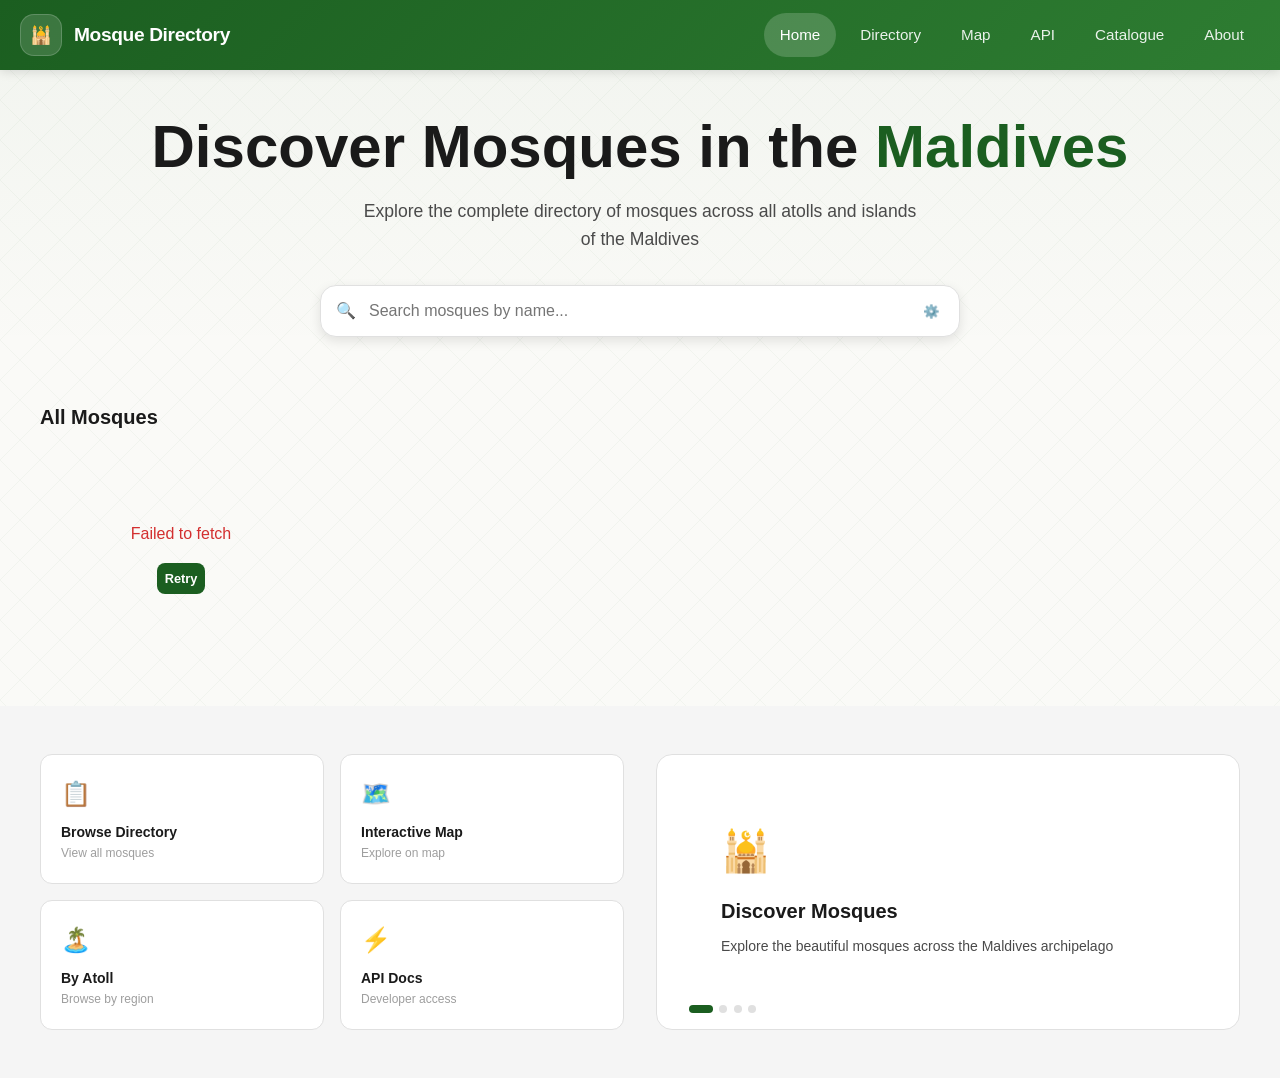
<file: index.html>
<!DOCTYPE html>
<html lang="en">
  <head>
    <meta charset="UTF-8">
    <meta name="viewport" content="width=device-width, initial-scale=1.0">
    <title>Malé Mosque Directory — Discover Mosques in the Maldives</title>
    <meta
      name="description"
      content="Explore the complete directory of mosques across all atolls and islands of the Maldives."
    >
    <link rel="stylesheet" href="css/styles.css">
  </head>

  <body class="islamic-pattern">
    <!-- Navbar placeholder -->
    <div id="navbar-root"></div>

    <!-- Modal -->
    <div class="modal-overlay" id="modal-overlay">
      <div class="modal-content"></div>
    </div>

    <!-- Hero -->
    <section class="hero">
      <div class="container animate-fade-in-up">
        <h1>Discover Mosques in the <span class="accent">Maldives</span></h1>
        <p>
          Explore the complete directory of mosques across all atolls and
          islands of the Maldives
        </p>

        <!-- Stats -->
        <div class="stats-row" id="stats-row" style="display: none">
          <div class="stat">
            <div class="stat-value" id="stat-mosques">0</div>
            <div class="stat-label">Mosques</div>
          </div>
          <div class="stat">
            <div class="stat-value" id="stat-atolls">0</div>
            <div class="stat-label">Atolls</div>
          </div>
          <div class="stat">
            <div class="stat-value" id="stat-islands">0</div>
            <div class="stat-label">Islands</div>
          </div>
        </div>
        <!-- Search -->
        <div class="search-wrap">
          <span class="search-icon">🔍</span>
          <input
            type="text"
            class="search-input"
            id="hero-search"
            placeholder="Search mosques by name..."
            autocomplete="off"
          >
          <button
            class="filter-toggle"
            id="filter-toggle"
            aria-label="Toggle filters"
          >
            ⚙️
          </button>
        </div>

        <!-- Filters -->
        <div class="filters-panel" id="filters-panel">
          <div class="filters-inner">
            <div class="filters-grid">
              <select class="filter-select" id="filter-atoll">
                <option value="">All Atolls</option>
              </select>
              <select class="filter-select" id="filter-island">
                <option value="">All Islands</option>
              </select>
              <label class="filter-checkbox-label"><input
                  type="checkbox"
                  id="filter-friday"
                > Friday Prayer</label>
              <label class="filter-checkbox-label"><input
                  type="checkbox"
                  id="filter-ladies"
                > Ladies Section</label>
            </div>
          </div>
        </div>
      </div>
    </section>
    <!-- Results -->
    <section class="section">
      <div class="container">
        <div class="section-header">
          <h2 id="results-title">All Mosques</h2>
          <button
            class="clear-btn"
            id="clear-filters"
            style="display: none"
            onclick="clearFilters()"
          >
            Clear filters
          </button>
        </div>
        <div class="cards-grid" id="results-grid"></div>
        <div
          id="view-all-wrap"
          style="text-align: center; margin-top: 2rem; display: none"
        >
          <a
            href="directory.html"
            class="btn btn-primary btn-lg"
            id="view-all-btn"
          >View All Mosques</a>
        </div>
      </div>
    </section>

    <!-- Quick Links + Carousel -->
    <section class="section section-muted">
      <div class="container">
        <div style="display: grid; grid-template-columns: 1fr; gap: 2rem">
          <style>
            @media (min-width: 768px) {
              #home-split {
                grid-template-columns: 1fr 1fr !important;
              }
            }
          </style>
          <div
            id="home-split"
            style="display: grid; grid-template-columns: 1fr; gap: 2rem"
          >
            <div class="quick-grid">
              <a href="directory.html" class="quick-card">
                <div class="icon">📋</div>
                <h3>Browse Directory</h3>
                <p>View all mosques</p>
              </a>
              <a href="map.html" class="quick-card">
                <div class="icon">🗺️</div>
                <h3>Interactive Map</h3>
                <p>Explore on map</p>
              </a>
              <a href="catalogue.html" class="quick-card">
                <div class="icon">🏝️</div>
                <h3>By Atoll</h3>
                <p>Browse by region</p>
              </a>
              <a href="api-docs.html" class="quick-card">
                <div class="icon">⚡</div>
                <h3>API Docs</h3>
                <p>Developer access</p>
              </a>
            </div>

            <div class="carousel-box" id="carousel">
              <div class="carousel-slide active">
                <div class="slide-icon">🕌</div>
                <h3>Discover Mosques</h3>
                <p>
                  Explore the beautiful mosques across the Maldives archipelago
                </p>
              </div>
              <div class="carousel-slide">
                <div class="slide-icon">🤲</div>
                <h3>Prayer Times</h3>
                <p>Find mosques with Friday prayers and ladies' sections</p>
              </div>
              <div class="carousel-slide">
                <div class="slide-icon">🗺️</div>
                <h3>Navigate Easily</h3>
                <p>Get directions to any mosque with our interactive map</p>
              </div>
              <div class="carousel-slide">
                <div class="slide-icon">📖</div>
                <h3>Rich Directory</h3>
                <p>Browse detailed information about each mosque</p>
              </div>
              <div class="carousel-dots" id="carousel-dots"></div>
            </div>
          </div>
        </div>
      </div>
    </section>

    <script src="js/navbar.js"></script>
    <script src="js/app.js"></script>
    <script>
      // Insert navbar
      document.getElementById("navbar-root").innerHTML = getNavbarHTML(
        "index.html",
      );
      initNavbar();

      // Carousel
      (function () {
        var slides = document.querySelectorAll(".carousel-slide");
        var dotsContainer = document.getElementById("carousel-dots");
        var current = 0;
        for (var i = 0; i < slides.length; i++) {
          var dot = document.createElement("button");
          dot.className = "carousel-dot" + (i === 0 ? " active" : "");
          dot.setAttribute("data-index", i);
          dot.addEventListener("click", function () {
            goTo(parseInt(this.getAttribute("data-index")));
          });
          dotsContainer.appendChild(dot);
        }
        function goTo(idx) {
          slides[current].classList.remove("active");
          dotsContainer.children[current].classList.remove("active");
          current = idx;
          slides[current].classList.add("active");
          dotsContainer.children[current].classList.add("active");
        }
        setInterval(function () {
          goTo((current + 1) % slides.length);
        }, 4000);
      })();

      // Data
      var allMosques = [];
      var grid = document.getElementById("results-grid");

      renderSkeletons(grid, 8);

      fetchAllMosques().then(function (mosques) {
        allMosques = mosques;
        var atolls = getAtolls(mosques);
        var islands = getIslands(mosques);

        // Stats
        document.getElementById("stat-mosques").textContent = mosques.length;
        document.getElementById("stat-atolls").textContent = atolls.length;
        document.getElementById("stat-islands").textContent = islands.length;
        document.getElementById("stats-row").style.display = "flex";

        // Populate filters
        populateSelect(
          document.getElementById("filter-atoll"),
          atolls,
          "All Atolls",
        );
        populateSelect(
          document.getElementById("filter-island"),
          islands,
          "All Islands",
        );

        renderResults();
      }).catch(function (err) {
        grid.innerHTML = '<div class="error-state"><p>' + err.message +
          '</p><button class="btn btn-primary" onclick="location.reload()">Retry</button></div>';
      });

      // Filter logic
      var searchInput = document.getElementById("hero-search");
      var filterAtoll = document.getElementById("filter-atoll");
      var filterIsland = document.getElementById("filter-island");
      var filterFriday = document.getElementById("filter-friday");
      var filterLadies = document.getElementById("filter-ladies");

      document.getElementById("filter-toggle").addEventListener(
        "click",
        function () {
          document.getElementById("filters-panel").classList.toggle("open");
        },
      );
      searchInput.addEventListener("focus", function () {
        document.getElementById("filters-panel").classList.add("open");
      });

      var debounceTimer;
      searchInput.addEventListener("input", function () {
        clearTimeout(debounceTimer);
        debounceTimer = setTimeout(renderResults, 300);
      });
      filterAtoll.addEventListener("change", renderResults);
      filterIsland.addEventListener("change", renderResults);
      filterFriday.addEventListener("change", renderResults);
      filterLadies.addEventListener("change", renderResults);

      function getFiltered() {
        var search = searchInput.value.toLowerCase();
        var atoll = filterAtoll.value;
        var island = filterIsland.value;
        var friday = filterFriday.checked;
        var ladies = filterLadies.checked;

        return allMosques.filter(function (m) {
          if (search && m.name.toLowerCase().indexOf(search) === -1) {
            return false;
          }
          if (atoll && m.atoll !== atoll) return false;
          if (island && m.island !== island) return false;
          if (friday && !m.friday) return false;
          if (ladies && !m.ladies) return false;
          return true;
        });
      }

      function hasActiveFilters() {
        return searchInput.value || filterAtoll.value || filterIsland.value ||
          filterFriday.checked || filterLadies.checked;
      }

      function renderResults() {
        var filtered = getFiltered();
        var hasFilters = hasActiveFilters();

        document.getElementById("results-title").textContent = hasFilters
          ? filtered.length + " Results"
          : "All Mosques";
        document.getElementById("clear-filters").style.display = hasFilters
          ? ""
          : "none";

        grid.innerHTML = "";
        if (filtered.length === 0) {
          grid.innerHTML =
            '<div class="empty-state" style="grid-column:1/-1">No mosques found matching your criteria.</div>';
          document.getElementById("view-all-wrap").style.display = "none";
          return;
        }

        var show = filtered.slice(0, 20);
        show.forEach(function (m) {
          grid.appendChild(renderMosqueCard(m));
        });

        if (filtered.length > 20) {
          document.getElementById("view-all-wrap").style.display = "";
          document.getElementById("view-all-btn").textContent = "View All " +
            filtered.length + " Mosques";
        } else {
          document.getElementById("view-all-wrap").style.display = "none";
        }
      }

      function clearFilters() {
        searchInput.value = "";
        filterAtoll.value = "";
        filterIsland.value = "";
        filterFriday.checked = false;
        filterLadies.checked = false;
        renderResults();
      }
    </script>
  </body>
</html>
</file>
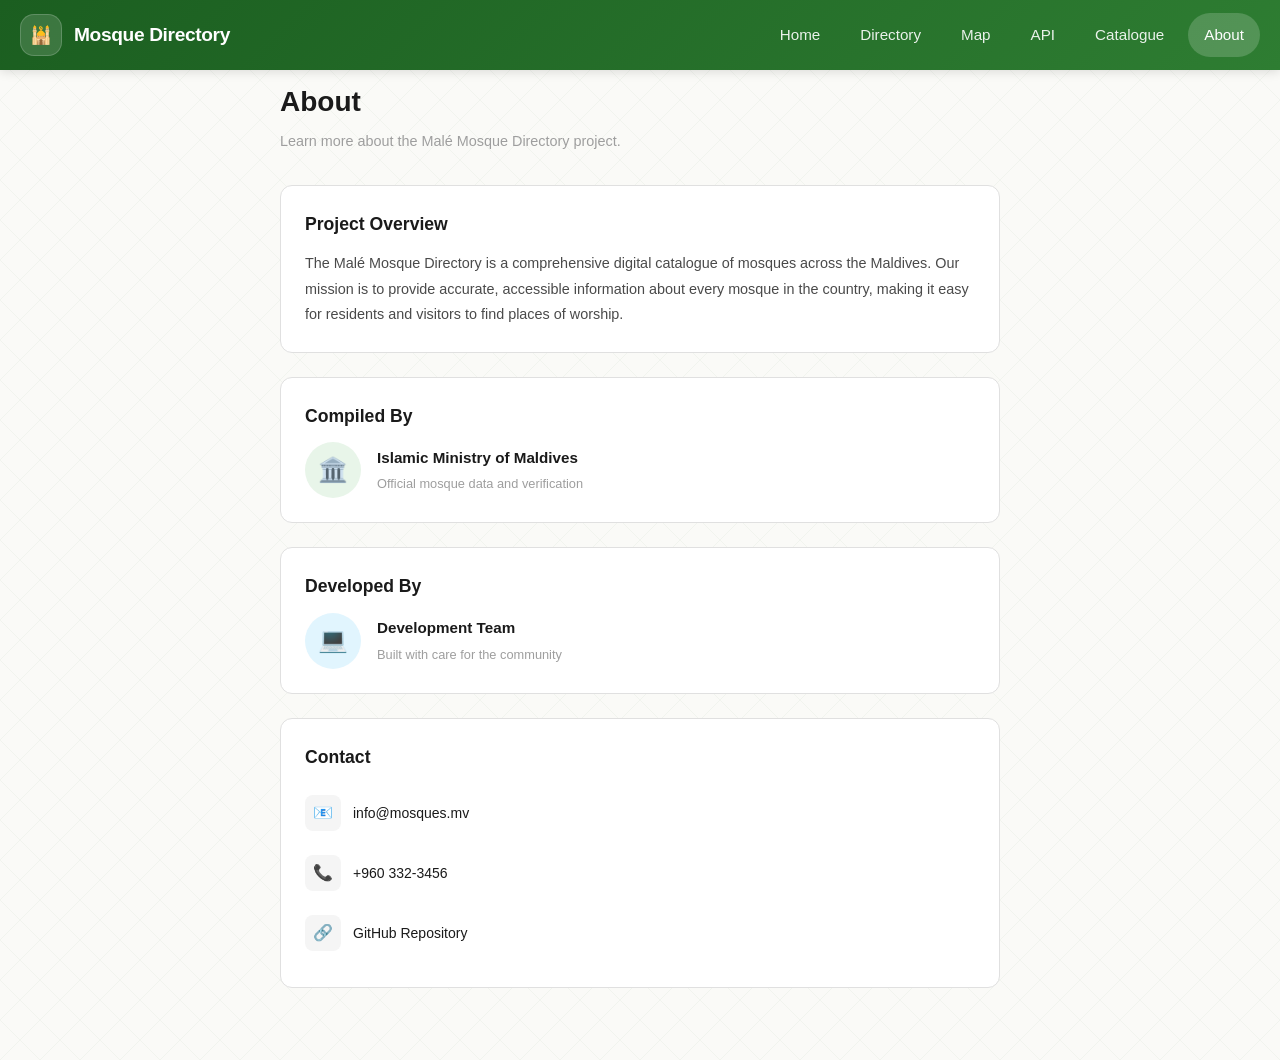
<file: about.html>
<!DOCTYPE html>
<html lang="en">
<head>
  <meta charset="UTF-8">
  <meta name="viewport" content="width=device-width, initial-scale=1.0">
  <title>About — Malé Mosque Directory</title>
  <meta name="description" content="About the Malé Mosque Directory project.">
  <link rel="stylesheet" href="css/styles.css">
</head>
<body class="islamic-pattern">
  <div id="navbar-root"></div>

  <div class="section" style="padding-top:5rem">
    <div class="container" style="max-width:720px">
      <h1 style="font-size:1.75rem; font-weight:700; margin-bottom:.35rem;">About</h1>
      <p style="color:var(--gray-500); font-size:.9rem; margin-bottom:2rem;">Learn more about the Malé Mosque Directory project.</p>

      <div class="about-card">
        <h2>Project Overview</h2>
        <p style="font-size:.9rem; color:var(--gray-700); line-height:1.8;">
          The Malé Mosque Directory is a comprehensive digital catalogue of mosques across the Maldives.
          Our mission is to provide accurate, accessible information about every mosque in the country,
          making it easy for residents and visitors to find places of worship.
        </p>
      </div>

      <div class="about-card">
        <h2>Compiled By</h2>
        <div class="about-person">
          <div class="about-avatar about-avatar-green">🏛️</div>
          <div>
            <h3>Islamic Ministry of Maldives</h3>
            <p>Official mosque data and verification</p>
          </div>
        </div>
      </div>

      <div class="about-card">
        <h2>Developed By</h2>
        <div class="about-person">
          <div class="about-avatar about-avatar-blue">💻</div>
          <div>
            <h3>Development Team</h3>
            <p>Built with care for the community</p>
          </div>
        </div>
      </div>

      <div class="about-card">
        <h2>Contact</h2>
        <a href="mailto:info@mosques.mv" class="contact-link">
          <span class="contact-icon">📧</span> info@mosques.mv
        </a>
        <a href="tel:+9603323456" class="contact-link">
          <span class="contact-icon">📞</span> +960 332-3456
        </a>
        <a href="https://github.com" target="_blank" rel="noopener noreferrer" class="contact-link">
          <span class="contact-icon">🔗</span> GitHub Repository
        </a>
      </div>
    </div>
  </div>

  <script src="js/navbar.js"></script>
  <script src="js/app.js"></script>
  <script>
    document.getElementById("navbar-root").innerHTML = getNavbarHTML("about.html");
    initNavbar();
  </script>
</body>
</html>
</file>
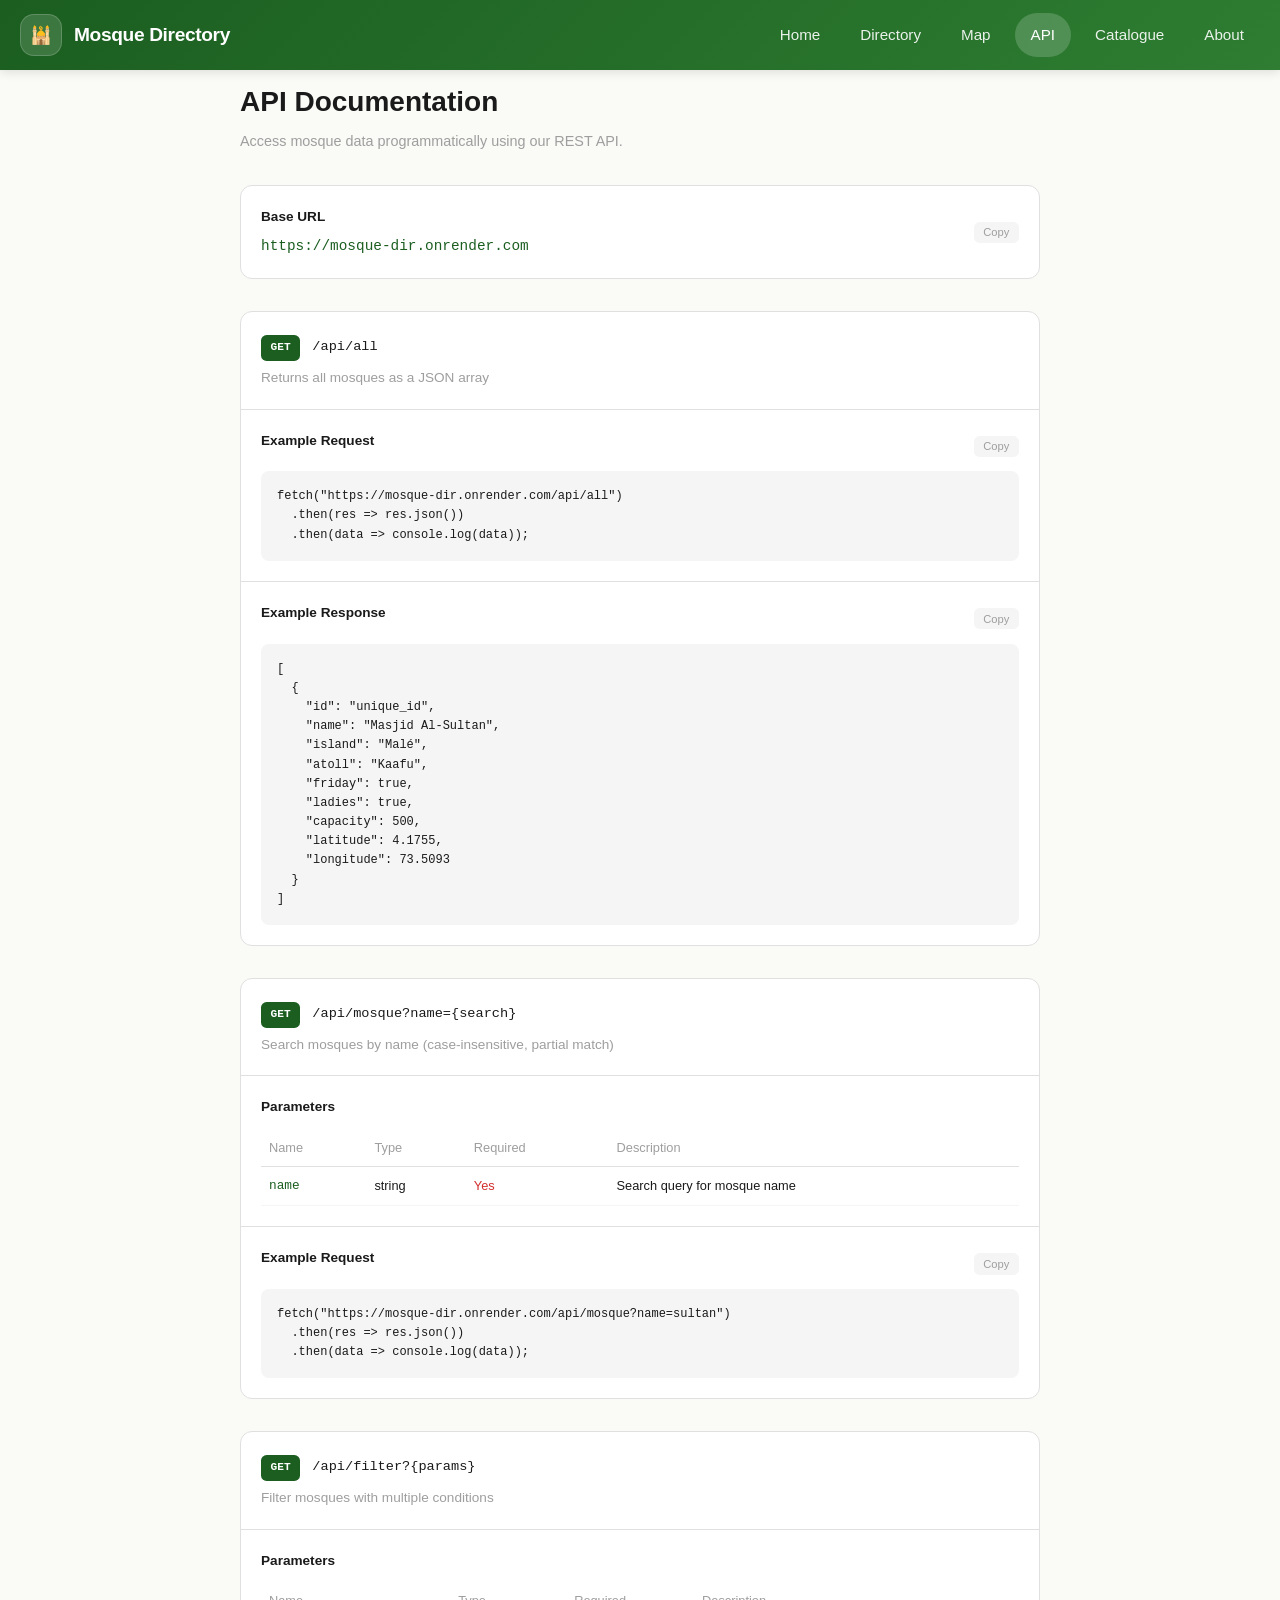
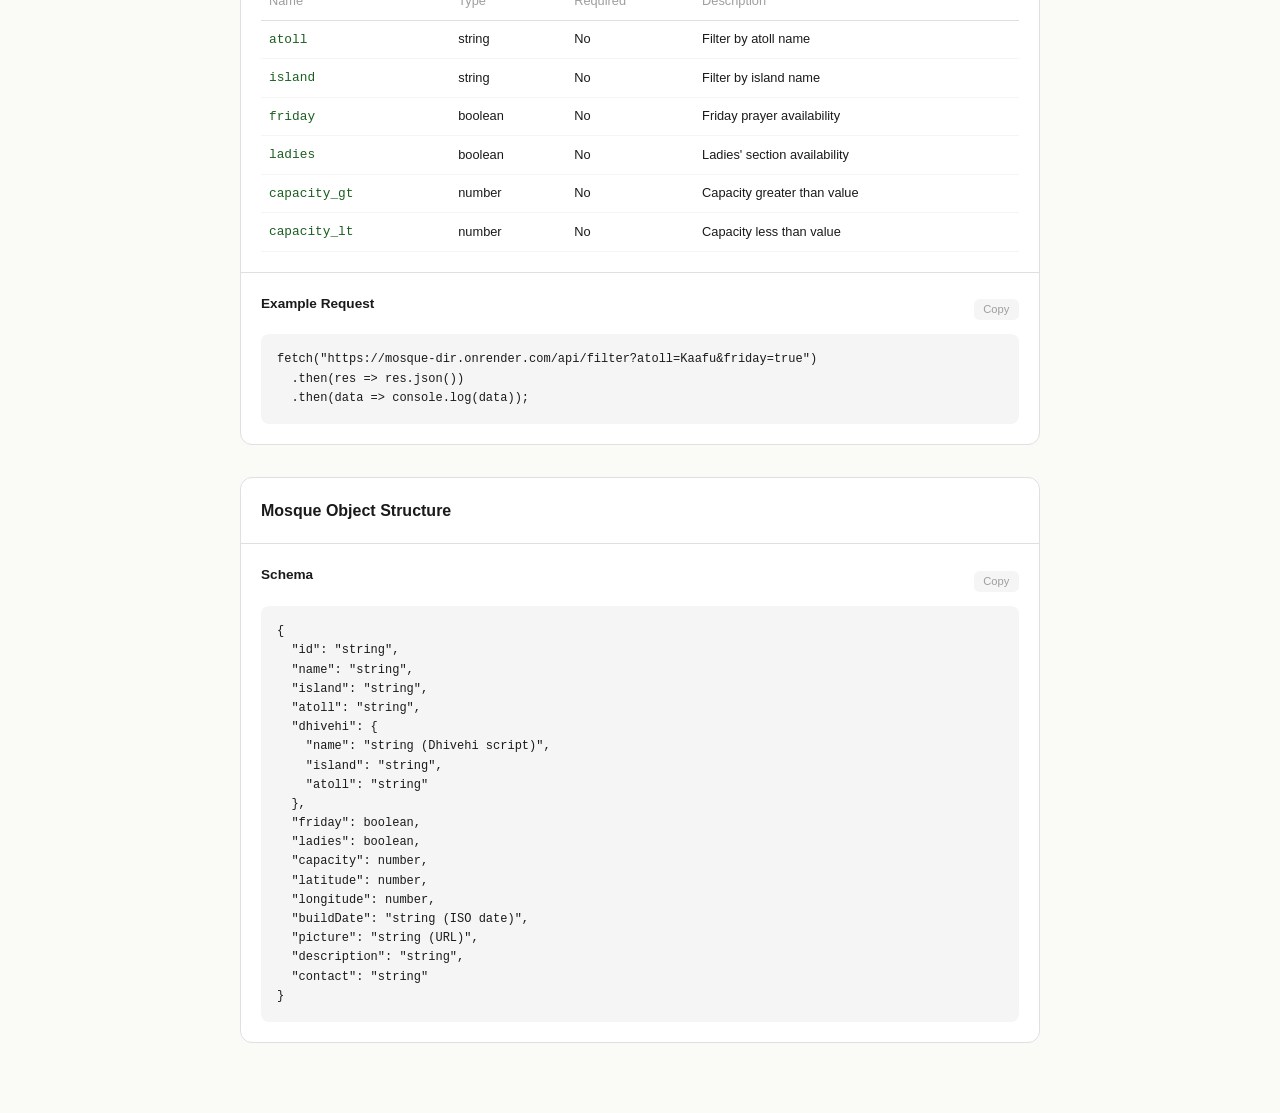
<file: api-docs.html>
<!DOCTYPE html>
<html lang="en">
<head>
  <meta charset="UTF-8">
  <meta name="viewport" content="width=device-width, initial-scale=1.0">
  <title>API Documentation — Malé Mosque Directory</title>
  <meta name="description" content="REST API documentation for the Malé Mosque Directory.">
  <link rel="stylesheet" href="css/styles.css">
</head>
<body>
  <div id="navbar-root"></div>

  <div class="section" style="padding-top:5rem">
    <div class="container" style="max-width:800px">
      <h1 style="font-size:1.75rem; font-weight:700; margin-bottom:.35rem;">API Documentation</h1>
      <p style="color:var(--gray-500); font-size:.9rem; margin-bottom:2rem;">Access mosque data programmatically using our REST API.</p>

      <!-- Base URL -->
      <div class="api-base api-section">
        <div>
          <h2 style="font-size:.85rem; font-weight:600; margin-bottom:.25rem;">Base URL</h2>
          <code id="base-url">https://mosque-dir.onrender.com</code>
        </div>
        <button class="copy-btn" onclick="copyText(document.getElementById('base-url').textContent)">Copy</button>
      </div>

      <!-- GET /api/all -->
      <div class="api-endpoint api-section">
        <div class="api-endpoint-header">
          <div><span class="api-method">GET</span><code>/api/all</code></div>
          <p>Returns all mosques as a JSON array</p>
        </div>
        <div class="api-code">
          <div class="api-code-header"><h3>Example Request</h3><button class="copy-btn" onclick="copyText(this.closest('.api-code').querySelector('pre').textContent)">Copy</button></div>
          <pre class="api-pre">fetch("https://mosque-dir.onrender.com/api/all")
  .then(res => res.json())
  .then(data => console.log(data));</pre>
        </div>
        <div class="api-code">
          <div class="api-code-header"><h3>Example Response</h3><button class="copy-btn" onclick="copyText(this.closest('.api-code').querySelector('pre').textContent)">Copy</button></div>
          <pre class="api-pre">[
  {
    "id": "unique_id",
    "name": "Masjid Al-Sultan",
    "island": "Malé",
    "atoll": "Kaafu",
    "friday": true,
    "ladies": true,
    "capacity": 500,
    "latitude": 4.1755,
    "longitude": 73.5093
  }
]</pre>
        </div>
      </div>

      <!-- GET /api/mosque -->
      <div class="api-endpoint api-section">
        <div class="api-endpoint-header">
          <div><span class="api-method">GET</span><code>/api/mosque?name={search}</code></div>
          <p>Search mosques by name (case-insensitive, partial match)</p>
        </div>
        <div class="api-params">
          <h3>Parameters</h3>
          <table class="api-table">
            <thead><tr><th>Name</th><th>Type</th><th>Required</th><th>Description</th></tr></thead>
            <tbody><tr><td><code>name</code></td><td>string</td><td style="color:#d32f2f">Yes</td><td>Search query for mosque name</td></tr></tbody>
          </table>
        </div>
        <div class="api-code">
          <div class="api-code-header"><h3>Example Request</h3><button class="copy-btn" onclick="copyText(this.closest('.api-code').querySelector('pre').textContent)">Copy</button></div>
          <pre class="api-pre">fetch("https://mosque-dir.onrender.com/api/mosque?name=sultan")
  .then(res => res.json())
  .then(data => console.log(data));</pre>
        </div>
      </div>

      <!-- GET /api/filter -->
      <div class="api-endpoint api-section">
        <div class="api-endpoint-header">
          <div><span class="api-method">GET</span><code>/api/filter?{params}</code></div>
          <p>Filter mosques with multiple conditions</p>
        </div>
        <div class="api-params">
          <h3>Parameters</h3>
          <table class="api-table">
            <thead><tr><th>Name</th><th>Type</th><th>Required</th><th>Description</th></tr></thead>
            <tbody>
              <tr><td><code>atoll</code></td><td>string</td><td>No</td><td>Filter by atoll name</td></tr>
              <tr><td><code>island</code></td><td>string</td><td>No</td><td>Filter by island name</td></tr>
              <tr><td><code>friday</code></td><td>boolean</td><td>No</td><td>Friday prayer availability</td></tr>
              <tr><td><code>ladies</code></td><td>boolean</td><td>No</td><td>Ladies' section availability</td></tr>
              <tr><td><code>capacity_gt</code></td><td>number</td><td>No</td><td>Capacity greater than value</td></tr>
              <tr><td><code>capacity_lt</code></td><td>number</td><td>No</td><td>Capacity less than value</td></tr>
            </tbody>
          </table>
        </div>
        <div class="api-code">
          <div class="api-code-header"><h3>Example Request</h3><button class="copy-btn" onclick="copyText(this.closest('.api-code').querySelector('pre').textContent)">Copy</button></div>
          <pre class="api-pre">fetch("https://mosque-dir.onrender.com/api/filter?atoll=Kaafu&friday=true")
  .then(res => res.json())
  .then(data => console.log(data));</pre>
        </div>
      </div>

      <!-- Mosque Object -->
      <div class="api-endpoint api-section">
        <div class="api-endpoint-header">
          <div><h2 style="font-size:1rem;font-weight:700">Mosque Object Structure</h2></div>
        </div>
        <div class="api-code">
          <div class="api-code-header"><h3>Schema</h3><button class="copy-btn" onclick="copyText(this.closest('.api-code').querySelector('pre').textContent)">Copy</button></div>
          <pre class="api-pre">{
  "id": "string",
  "name": "string",
  "island": "string",
  "atoll": "string",
  "dhivehi": {
    "name": "string (Dhivehi script)",
    "island": "string",
    "atoll": "string"
  },
  "friday": boolean,
  "ladies": boolean,
  "capacity": number,
  "latitude": number,
  "longitude": number,
  "buildDate": "string (ISO date)",
  "picture": "string (URL)",
  "description": "string",
  "contact": "string"
}</pre>
        </div>
      </div>
    </div>
  </div>

  <script src="js/navbar.js"></script>
  <script src="js/app.js"></script>
  <script>
    document.getElementById("navbar-root").innerHTML = getNavbarHTML("api-docs.html");
    initNavbar();

    function copyText(text) {
      navigator.clipboard.writeText(text).then(function() {
        // Brief feedback
        var btns = document.querySelectorAll(".copy-btn");
        // Simple alert for now
      });
      alert("Copied to clipboard!");
    }
  </script>
</body>
</html>
</file>
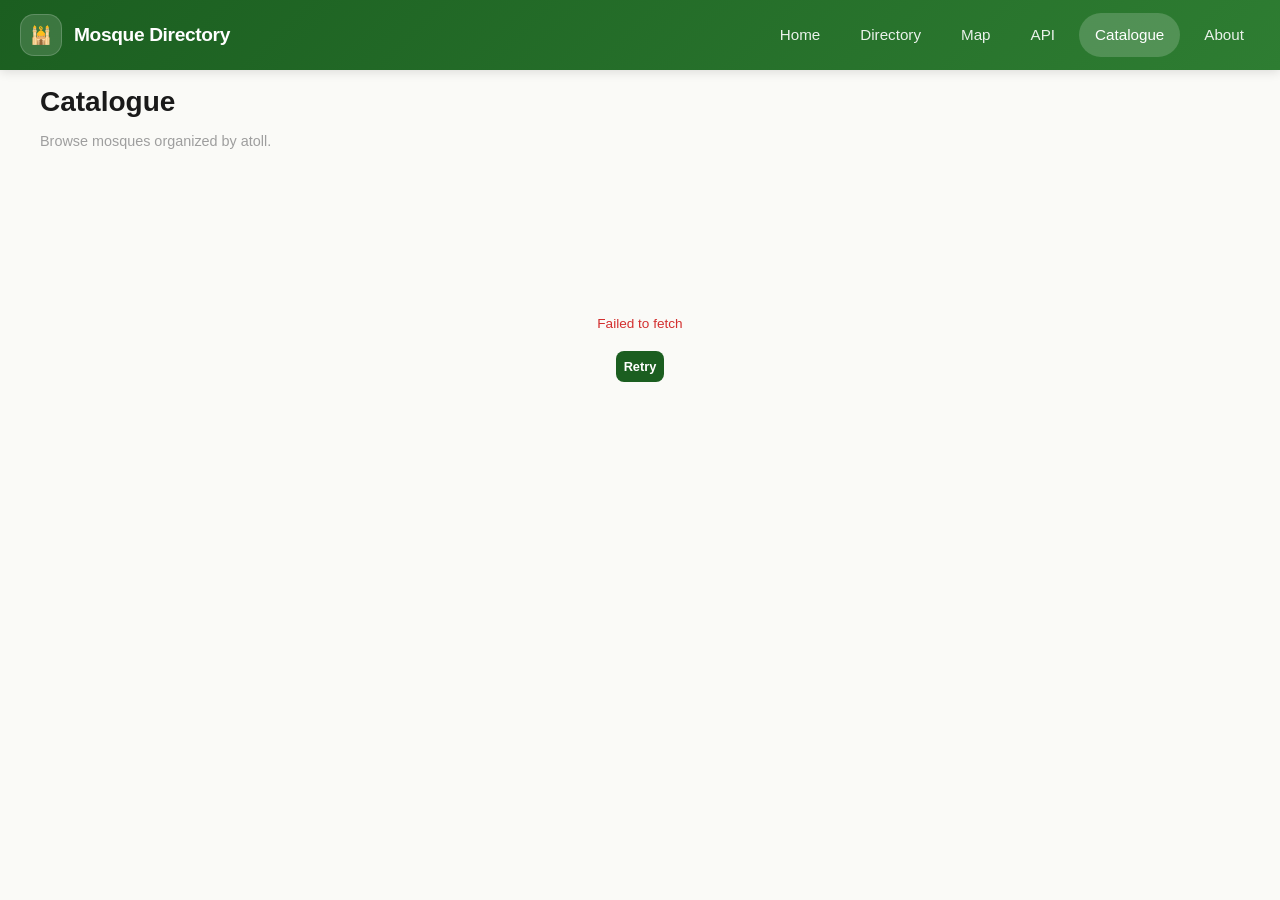
<file: catalogue.html>
<!DOCTYPE html>
<html lang="en">
<head>
  <meta charset="UTF-8">
  <meta name="viewport" content="width=device-width, initial-scale=1.0">
  <title>Catalogue — Malé Mosque Directory</title>
  <meta name="description" content="Browse mosques organized by atoll.">
  <link rel="stylesheet" href="css/styles.css">
</head>
<body>
  <div id="navbar-root"></div>
  <div class="modal-overlay" id="modal-overlay"><div class="modal-content"></div></div>

  <div class="section" style="padding-top:5rem">
    <div class="container">
      <h1 style="font-size:1.75rem; font-weight:700; margin-bottom:.35rem;">Catalogue</h1>
      <p style="color:var(--gray-500); font-size:.9rem; margin-bottom:2rem;">Browse mosques organized by atoll.</p>

      <div id="cat-loading" class="loading-center"><div class="spinner"></div><p>Loading...</p></div>

      <div class="catalogue-layout" id="cat-layout" style="display:none">
        <div class="catalogue-sidebar">
          <!-- Mobile -->
          <div class="catalogue-sidebar-mobile">
            <select class="filter-select" id="cat-mobile-select" style="width:100%;margin-bottom:1rem">
              <option value="">Select an Atoll</option>
            </select>
          </div>
          <!-- Desktop -->
          <div class="catalogue-sidebar-desktop">
            <div class="sidebar-list">
              <div class="sidebar-header">Atolls</div>
              <div class="sidebar-scroll" id="cat-sidebar"></div>
            </div>
          </div>
        </div>

        <div class="catalogue-content" id="cat-content">
          <div class="catalogue-empty">
            <div class="icon">🏝️</div>
            <h3>Select an Atoll</h3>
            <p>Choose an atoll from the sidebar to view its mosques.</p>
          </div>
        </div>
      </div>
    </div>
  </div>

  <script src="js/navbar.js"></script>
  <script src="js/app.js"></script>
  <script>
    document.getElementById("navbar-root").innerHTML = getNavbarHTML("catalogue.html");
    initNavbar();

    var mosquesByAtoll = {};
    var selectedAtoll = "";

    fetchAllMosques().then(function(mosques) {
      mosques.forEach(function(m) {
        if (!mosquesByAtoll[m.atoll]) mosquesByAtoll[m.atoll] = [];
        mosquesByAtoll[m.atoll].push(m);
      });

      var atolls = Object.keys(mosquesByAtoll).sort();
      document.getElementById("cat-loading").style.display = "none";
      document.getElementById("cat-layout").style.display = "";

      // Sidebar
      var sidebar = document.getElementById("cat-sidebar");
      var mobileSelect = document.getElementById("cat-mobile-select");

      atolls.forEach(function(a) {
        // Desktop
        var btn = document.createElement("button");
        btn.className = "sidebar-item";
        btn.innerHTML = '<span class="left">📁 ' + a + '</span><span class="sidebar-count">' + mosquesByAtoll[a].length + '</span>';
        btn.addEventListener("click", function() { selectAtoll(a); });
        sidebar.appendChild(btn);

        // Mobile
        var opt = document.createElement("option");
        opt.value = a;
        opt.textContent = a + " (" + mosquesByAtoll[a].length + ")";
        mobileSelect.appendChild(opt);
      });

      mobileSelect.addEventListener("change", function() {
        if (this.value) selectAtoll(this.value);
      });
    }).catch(function(err) {
      document.getElementById("cat-loading").innerHTML = '<div class="error-state"><p>' + err.message + '</p><button class="btn btn-primary" onclick="location.reload()">Retry</button></div>';
    });

    function selectAtoll(atoll) {
      selectedAtoll = atoll;

      // Update sidebar active
      document.querySelectorAll(".sidebar-item").forEach(function(btn) {
        btn.classList.toggle("active", btn.textContent.indexOf(atoll) !== -1);
      });
      document.getElementById("cat-mobile-select").value = atoll;

      // Render content
      var content = document.getElementById("cat-content");
      var mosques = mosquesByAtoll[atoll] || [];
      var html = '<div style="margin-bottom:1rem"><h2 style="font-size:1.2rem;font-weight:700">' + atoll + ' Atoll</h2>' +
        '<p style="font-size:.85rem;color:var(--gray-500)">' + mosques.length + ' mosques</p></div>';

      mosques.forEach(function(m) {
        var badges = "";
        if (m.friday) badges += '<span class="badge badge-friday" style="font-size:.65rem">Friday</span>';
        if (m.ladies) badges += '<span class="badge badge-ladies" style="font-size:.65rem">Ladies</span>';
        html += '<div class="list-item" data-id="' + m.id + '">' +
          '<div class="list-icon">🕌</div>' +
          '<div class="list-info"><h3>' + m.name + '</h3><p>' + m.island + '</p></div>' +
          '<div class="list-badges">' + badges + '</div>' +
        '</div>';
      });

      content.innerHTML = html;

      // Add click handlers
      content.querySelectorAll(".list-item").forEach(function(item) {
        item.addEventListener("click", function() {
          var id = this.getAttribute("data-id");
          var mosque = mosques.find(function(m) { return m.id === id; });
          if (mosque) openModal(mosque);
        });
      });
    }
  </script>
</body>
</html>
</file>
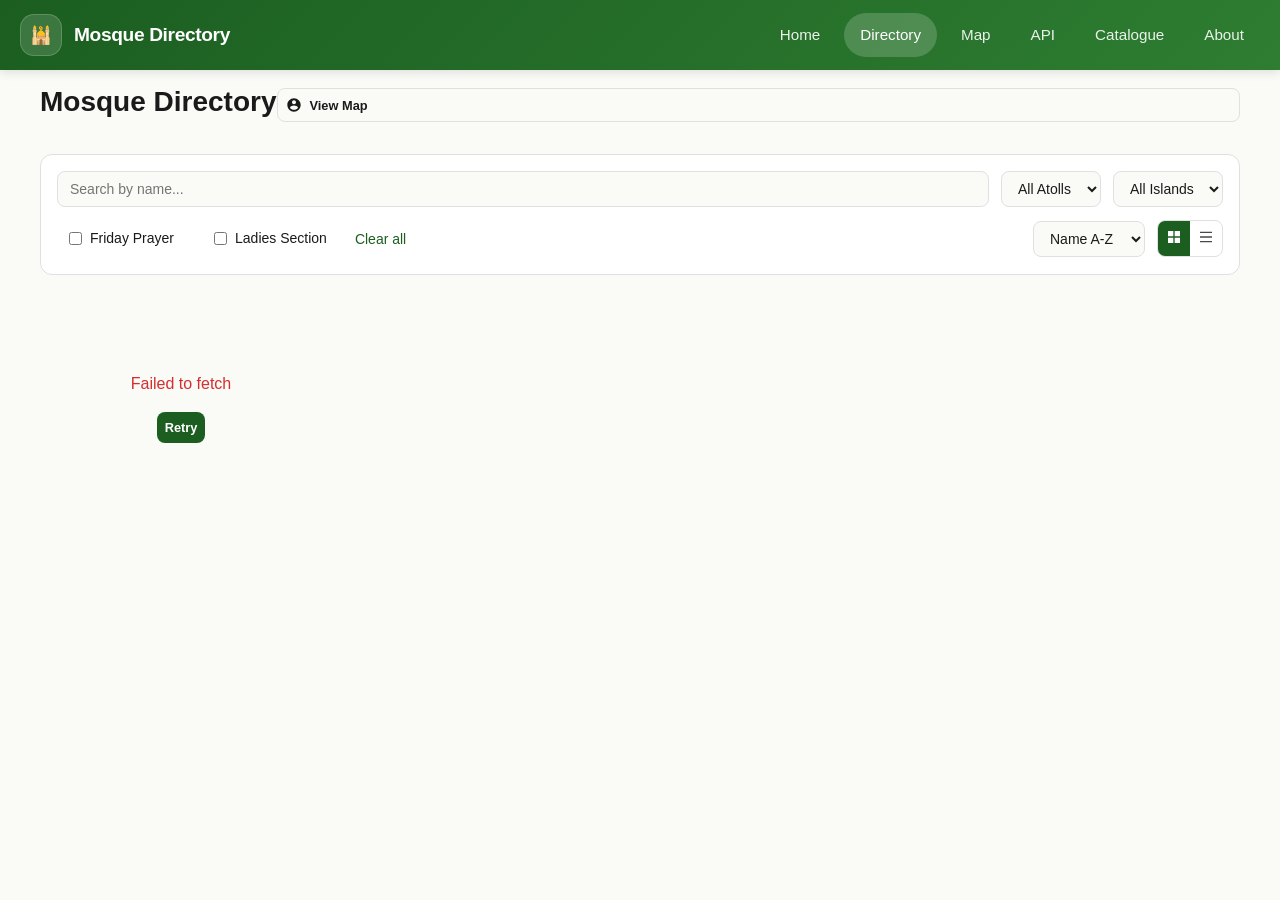
<file: directory.html>
<!DOCTYPE html>
<html lang="en">
<head>
  <meta charset="UTF-8">
  <meta name="viewport" content="width=device-width, initial-scale=1.0">
  <title>Directory — Malé Mosque Directory</title>
  <meta name="description" content="Browse, search, and filter mosques across the Maldives.">
  <link rel="stylesheet" href="css/styles.css">
</head>
<body>
  <div id="navbar-root"></div>
  <div class="modal-overlay" id="modal-overlay"><div class="modal-content"></div></div>

  <div class="section" style="padding-top:5rem">
    <div class="container">
      <div style="display:flex; align-items:center; justify-content:space-between; margin-bottom:.5rem">
        <h1 style="font-size:1.75rem; font-weight:700; margin-bottom:.35rem;">Mosque Directory</h1>
        <button onclick="window.location.href='map.html'" class="btn btn-outline" style="display:flex; align-items:center; gap:.5rem">
          <svg width="16" height="16" fill="currentColor" viewBox="0 0 24 24"><path d="M12 2C6.48 2 2 6.48 2 12s4.48 10 10 10 10-4.48 10-10S17.52 2 12 2zm0 3c1.66 0 3 1.34 3 3s-1.34 3-3 3-3-1.34-3-3 1.34-3 3-3zm0 14.2c-2.5 0-4.71-1.28-6-3.22.03-1.99 4-3.08 6-3.08 1.99 0 5.97 1.09 6 3.08-1.29 1.94-3.5 3.22-6 3.22z"/></svg>
          View Map
        </button>
      </div>
      <p id="dir-count" style="color:var(--gray-500); font-size:.9rem; margin-bottom:1.5rem;"></p>

      <!-- Controls -->
      <div class="dir-controls">
        <div class="dir-controls-row">
          <input type="text" id="dir-search" placeholder="Search by name...">
          <select class="filter-select" id="dir-atoll"><option value="">All Atolls</option></select>
          <select class="filter-select" id="dir-island"><option value="">All Islands</option></select>
        </div>
        <div class="dir-controls-bottom">
          <div style="display:flex; align-items:center; gap:1rem; flex-wrap:wrap;">
            <label class="filter-checkbox-label"><input type="checkbox" id="dir-friday"> Friday Prayer</label>
            <label class="filter-checkbox-label"><input type="checkbox" id="dir-ladies"> Ladies Section</label>
            <button class="clear-btn" onclick="clearDirFilters()">Clear all</button>
          </div>
          <div style="display:flex; align-items:center; gap:.75rem;">
            <select class="filter-select" id="dir-sort">
              <option value="name-asc">Name A-Z</option>
              <option value="name-desc">Name Z-A</option>
              <option value="island">Island</option>
              <option value="atoll">Atoll</option>
              <option value="cap-desc">Capacity ↓</option>
              <option value="cap-asc">Capacity ↑</option>
            </select>
            <div class="view-toggle">
              <button id="btn-grid" class="active" onclick="setView('grid')" title="Grid">
                <svg width="16" height="16" fill="currentColor" viewBox="0 0 24 24"><path d="M3 3h8v8H3V3zm0 10h8v8H3v-8zm10-10h8v8h-8V3zm0 10h8v8h-8v-8z"/></svg>
              </button>
              <button id="btn-list" onclick="setView('list')" title="List">
                <svg width="16" height="16" fill="currentColor" viewBox="0 0 24 24"><path d="M3 4h18v2H3V4zm0 7h18v2H3v-2zm0 7h18v2H3v-2z"/></svg>
              </button>
            </div>
          </div>
        </div>
      </div>

      <!-- Active filters display -->
      <div id="active-filters" style="display:flex; flex-wrap:wrap; gap:.5rem; margin:1rem 0 .5rem;"></div>

      <!-- Content -->
      <div id="dir-content" class="cards-grid"></div>
    </div>
  </div>

  <!-- Toast notification -->
  <div id="toast" class="toast" style="display:none"></div>

  <script src="js/navbar.js"></script>
  <script src="js/app.js"></script>
  <script>
    document.getElementById("navbar-root").innerHTML = getNavbarHTML("directory.html");
    initNavbar();

    var allMosques = [];
    var currentView = "grid";
    var content = document.getElementById("dir-content");
    var highlightedMosqueId = null;
    var dataLoaded = false;

    renderSkeletons(content, 8);

    // Check URL for mosque parameter FIRST
    var urlParams = new URLSearchParams(window.location.search);
    highlightedMosqueId = urlParams.get("mosque");

    fetchAllMosques().then(function(mosques) {
      allMosques = mosques;
      dataLoaded = true;
      populateSelect(document.getElementById("dir-atoll"), getAtolls(mosques), "All Atolls");
      populateSelect(document.getElementById("dir-island"), getIslands(mosques), "All Islands");
      
      // Restore filters from localStorage
      restoreFilters();
      
      renderDir();
      
      // After rendering, highlight the selected mosque
      if (highlightedMosqueId) {
        setTimeout(function() {
          highlightMosqueCard(highlightedMosqueId);
        }, 200);
      }
    }).catch(function(err) {
      content.innerHTML = '<div class="error-state"><p>' + err.message + '</p><button class="btn btn-primary" onclick="location.reload()">Retry</button></div>';
    });

    // Save filters to localStorage
    function saveFilters() {
      var filters = {
        search: document.getElementById("dir-search").value,
        atoll: document.getElementById("dir-atoll").value,
        island: document.getElementById("dir-island").value,
        friday: document.getElementById("dir-friday").checked,
        ladies: document.getElementById("dir-ladies").checked,
        sort: document.getElementById("dir-sort").value,
        view: currentView
      };
      localStorage.setItem("directory_filters", JSON.stringify(filters));
    }

    function restoreFilters() {
      var saved = localStorage.getItem("directory_filters");
      if (saved) {
        try {
          var filters = JSON.parse(saved);
          document.getElementById("dir-search").value = filters.search || "";
          document.getElementById("dir-friday").checked = filters.friday || false;
          document.getElementById("dir-ladies").checked = filters.ladies || false;
          if (filters.sort) document.getElementById("dir-sort").value = filters.sort;
          if (filters.view) {
            currentView = filters.view;
            document.getElementById("btn-grid").classList.toggle("active", currentView === "grid");
            document.getElementById("btn-list").classList.toggle("active", currentView === "list");
          }
          // Atoll and island will be set after population
          setTimeout(function() {
            if (filters.atoll) document.getElementById("dir-atoll").value = filters.atoll;
            if (filters.island) document.getElementById("dir-island").value = filters.island;
            renderDir();
          }, 100);
        } catch (e) {}
      }
    }

    // Listeners with save
    var debounce;
    document.getElementById("dir-search").addEventListener("input", function() {
      clearTimeout(debounce);
      debounce = setTimeout(function() {
        saveFilters();
        renderDir();
      }, 300);
    });
    
    ["dir-atoll","dir-island","dir-friday","dir-ladies","dir-sort"].forEach(function(id) {
      document.getElementById(id).addEventListener("change", function() {
        saveFilters();
        renderDir();
      });
    });

    // Update island dropdown when atoll changes
    document.getElementById("dir-atoll").addEventListener("change", function() {
      var atoll = this.value;
      var islandSelect = document.getElementById("dir-island");
      var islands = atoll ? 
        [...new Set(allMosques.filter(function(m) { return m.atoll === atoll; }).map(function(m) { return m.island; }))].sort() :
        getIslands(allMosques);
      populateSelect(islandSelect, islands, "All Islands");
    });

    function getFilteredSorted() {
      var s = document.getElementById("dir-search").value.toLowerCase();
      var atoll = document.getElementById("dir-atoll").value;
      var island = document.getElementById("dir-island").value;
      var fri = document.getElementById("dir-friday").checked;
      var lad = document.getElementById("dir-ladies").checked;
      var sort = document.getElementById("dir-sort").value;

      var result = allMosques.filter(function(m) {
        if (s && m.name.toLowerCase().indexOf(s) === -1) return false;
        if (atoll && m.atoll !== atoll) return false;
        if (island && m.island !== island) return false;
        if (fri && !m.friday) return false;
        if (lad && !m.ladies) return false;
        return true;
      });

      result.sort(function(a, b) {
        switch(sort) {
          case "name-asc": return a.name.localeCompare(b.name);
          case "name-desc": return b.name.localeCompare(a.name);
          case "island": return a.island.localeCompare(b.island);
          case "atoll": return a.atoll.localeCompare(b.atoll);
          case "cap-desc": return (b.capacity||0) - (a.capacity||0);
          case "cap-asc": return (a.capacity||0) - (b.capacity||0);
          default: return 0;
        }
      });
      return result;
    }

    function updateActiveFilters() {
      var filters = [];
      var s = document.getElementById("dir-search").value;
      var atoll = document.getElementById("dir-atoll").value;
      var island = document.getElementById("dir-island").value;
      var fri = document.getElementById("dir-friday").checked;
      var lad = document.getElementById("dir-ladies").checked;
      
      if (s) filters.push({ label: 'Search: ' + s, clear: function() { document.getElementById("dir-search").value = ""; renderDir(); } });
      if (atoll) filters.push({ label: 'Atoll: ' + atoll, clear: function() { document.getElementById("dir-atoll").value = ""; renderDir(); } });
      if (island) filters.push({ label: 'Island: ' + island, clear: function() { document.getElementById("dir-island").value = ""; renderDir(); } });
      if (fri) filters.push({ label: 'Friday Prayer', clear: function() { document.getElementById("dir-friday").checked = false; renderDir(); } });
      if (lad) filters.push({ label: 'Ladies Section', clear: function() { document.getElementById("dir-ladies").checked = false; renderDir(); } });
      
      var container = document.getElementById("active-filters");
      container.innerHTML = filters.map(function(f) {
        return '<span class="filter-chip">' + f.label + ' <button onclick="this.parentElement.remove(); arguments[0].stopPropagation();" style="margin-left:8px; border:none; background:none; cursor:pointer; font-size:14px;">✕</button></span>';
      }).join('');
      
      // Reattach clear handlers
      container.querySelectorAll('.filter-chip button').forEach(function(btn, i) {
        btn.addEventListener('click', function(e) {
          e.stopPropagation();
          filters[i].clear();
          saveFilters();
        });
      });
    }

    function highlightMosqueCard(mosqueId) {
      var mosque = allMosques.find(function(m) { return m.id === mosqueId; });
      if (!mosque) return;
      
      var cards = document.querySelectorAll('.mosque-card, .list-item');
      var found = false;
      
      cards.forEach(function(card) {
        var titleEl = card.querySelector('h3');
        if (titleEl && titleEl.textContent === mosque.name) {
          card.classList.add('highlighted-card');
          card.scrollIntoView({ behavior: 'smooth', block: 'center' });
          found = true;
          
          // Show toast notification
          showToast('📍 Viewing: ' + mosque.name);
          
          // Remove highlight after animation
          setTimeout(function() {
            card.classList.remove('highlighted-card');
          }, 3000);
        }
      });
      
      if (!found) {
        // If not found, it might be filtered out - clear filters and try again
        clearDirFilters();
        setTimeout(function() {
          highlightMosqueCard(mosqueId);
        }, 300);
      }
    }

    function showToast(message) {
      var toast = document.getElementById("toast");
      toast.textContent = message;
      toast.style.display = "block";
      setTimeout(function() {
        toast.style.display = "none";
      }, 3000);
    }

    function renderDir() {
      var filtered = getFilteredSorted();
      document.getElementById("dir-count").textContent = filtered.length + " of " + allMosques.length + " mosques";
      updateActiveFilters();
      content.innerHTML = "";
      content.className = currentView === "grid" ? "cards-grid" : "";

      if (filtered.length === 0) {
        content.innerHTML = '<div class="empty-state"><svg width="48" height="48" fill="none" stroke="currentColor" viewBox="0 0 24 24"><path stroke-linecap="round" stroke-linejoin="round" stroke-width="1.5" d="M21 21l-6-6m2-5a7 7 0 11-14 0 7 7 0 0114 0z"/></svg><p>No mosques found.</p><button class="btn btn-outline" onclick="clearDirFilters()">Clear filters</button></div>';
        return;
      }

      if (currentView === "grid") {
        filtered.forEach(function(m) { 
          var card = renderMosqueCard(m);
          // Add mosque ID as data attribute for highlighting
          card.setAttribute('data-mosque-id', m.id);
          content.appendChild(card);
        });
      } else {
        filtered.forEach(function(m) {
          var item = document.createElement("div");
          item.className = "list-item";
          item.setAttribute('data-mosque-id', m.id);
          
          var badges = "";
          if (m.friday) badges += '<span class="badge badge-friday" style="font-size:.65rem">Friday</span>';
          if (m.ladies) badges += '<span class="badge badge-ladies" style="font-size:.65rem">Ladies</span>';
          
          item.innerHTML =
            '<div class="list-icon">🕌</div>' +
            '<div class="list-info"><h3>' + m.name + '</h3><p>' + m.island + ', ' + m.atoll + '</p></div>' +
            '<div class="list-badges">' + badges + (m.capacity > 0 ? '<span style="font-size:.7rem;color:var(--gray-500)">Cap: ' + m.capacity + '</span>' : '') + '</div>' +
            '<div style="display:flex; gap:.25rem">' +
              '<button class="list-action-btn" data-action="details" title="View Details">📋</button>' +
              '<button class="list-action-btn" data-action="map" title="View on Map">🗺️</button>' +
            '</div>';
          
          item.addEventListener("click", function(e) {
            var target = e.target;
            var action = target.getAttribute("data-action");
            
            if (action === "map") {
              e.stopPropagation();
              window.location.href = "map.html?lat=" + m.latitude + "&lng=" + m.longitude + "&id=" + m.id;
            } else if (action === "details") {
              e.stopPropagation();
              openModal(m);
            } else {
              // Click on the item itself opens modal
              openModal(m);
            }
          });
          
          content.appendChild(item);
        });
      }
      
      // Re-highlight if there's a selected mosque
      if (highlightedMosqueId) {
        highlightMosqueCard(highlightedMosqueId);
        // Clear URL param after highlighting
        var url = new URL(window.location);
        url.searchParams.delete('mosque');
        window.history.replaceState({}, '', url);
        highlightedMosqueId = null;
      }
      
      saveFilters();
    }

    window.setView = function(v) {
      currentView = v;
      document.getElementById("btn-grid").classList.toggle("active", v === "grid");
      document.getElementById("btn-list").classList.toggle("active", v === "list");
      saveFilters();
      renderDir();
    };

    window.clearDirFilters = function() {
      document.getElementById("dir-search").value = "";
      document.getElementById("dir-atoll").value = "";
      document.getElementById("dir-island").value = "";
      document.getElementById("dir-friday").checked = false;
      document.getElementById("dir-ladies").checked = false;
      saveFilters();
      renderDir();
    };
    
    window.showToast = showToast;
  </script>
</body>
</html>
</file>
<file: css/styles.css>
/* ============================================
   Malé Mosque Directory — Custom Styles
   ============================================ */

/* ---------- CSS Variables ---------- */
:root {
  --green-900: #1B5E20;
  --green-700: #2E7D32;
  --green-600: #388E3C;
  --green-500: #43A047;
  --green-100: #E8F5E9;
  --green-50: #F1F8E9;
  --gold-600: #FFB300;
  --gold-500: #FFC107;
  --gold-100: #FFF8E1;
  --ocean-700: #0277BD;
  --ocean-600: #0288D1;
  --ocean-100: #E1F5FE;
  --sand-100: #FFF8E1;
  --sand-50: #FFFDE7;
  --gray-900: #1A1A1A;
  --gray-700: #4A4A4A;
  --gray-500: #9E9E9E;
  --gray-300: #E0E0E0;
  --gray-100: #F5F5F5;
  --bg: #FAFAF7;
  --card: #FFFFFF;
  --radius: 0.75rem;
  --shadow-sm: 0 1px 3px rgba(0,0,0,0.08);
  --shadow-md: 0 4px 12px rgba(0,0,0,0.1);
  --shadow-lg: 0 8px 30px rgba(0,0,0,0.12);
  --shadow-xl: 0 20px 50px rgba(0,0,0,0.15);
}

/* ---------- Base ---------- */
* { box-sizing: border-box; margin: 0; padding: 0; }
body {
  font-family: -apple-system, BlinkMacSystemFont, 'Segoe UI', Roboto, 'Helvetica Neue', Arial, sans-serif;
  background: var(--bg);
  color: var(--gray-900);
  line-height: 1.6;
  -webkit-font-smoothing: antialiased;
}
a { color: inherit; text-decoration: none; }
img { max-width: 100%; display: block; }
button { cursor: pointer; font-family: inherit; }
input, select, textarea { font-family: inherit; }

/* ---------- Islamic Pattern BG ---------- */
.islamic-pattern {
  background-image: url("data:image/svg+xml,%3Csvg width='40' height='40' xmlns='http://www.w3.org/2000/svg'%3E%3Cpath d='M20 0L40 20L20 40L0 20Z' fill='none' stroke='%231B5E20' stroke-opacity='0.04' stroke-width='1'/%3E%3C/svg%3E");
}

/* ---------- Shimmer / Skeleton ---------- */
.shimmer {
  background: linear-gradient(90deg, var(--gray-100) 25%, #eee 50%, var(--gray-100) 75%);
  background-size: 200% 100%;
  animation: shimmer 1.5s infinite;
  border-radius: var(--radius);
}
@keyframes shimmer { 0%{background-position:-200% 0} 100%{background-position:200% 0} }

/* ---------- Animations ---------- */
@keyframes fadeInUp {
  from { opacity:0; transform:translateY(20px) }
  to   { opacity:1; transform:translateY(0) }
}
@keyframes slideUp {
  from { opacity:0; transform:translateY(100%) }
  to   { opacity:1; transform:translateY(0) }
}
@keyframes bounceIn {
  0%  { transform:scale(0) }
  50% { transform:scale(1.08) }
  100%{ transform:scale(1) }
}
@keyframes spin { to { transform:rotate(360deg) } }

.animate-fade-in-up { animation: fadeInUp .5s ease-out forwards; }
.animate-slide-up   { animation: slideUp .4s ease-out forwards; }
.animate-bounce-in  { animation: bounceIn .35s ease-out forwards; }

/* ---------- Navbar ---------- */
.navbar {
  position: fixed; top:0; left:0; right:0; z-index:50;
  transition: background .3s, box-shadow .3s;
}
.navbar.scrolled {
  background: rgba(255,255,255,.95);
  backdrop-filter: blur(12px);
  box-shadow: var(--shadow-sm);
}
.navbar-inner {
  max-width: 1200px; margin:0 auto;
  display:flex; align-items:center; justify-content:space-between;
  padding: .75rem 1rem;
}
.nav-logo { display:flex; align-items:center; gap:.5rem; font-weight:700; font-size:1.1rem; }
.nav-logo-icon {
  width:36px; height:36px; border-radius:10px;
  background: var(--green-900); color:#fff;
  display:flex; align-items:center; justify-content:center; font-size:1.1rem;
}
.nav-links { display:flex; gap:.25rem; }
.nav-links a {
  padding: .5rem .75rem; border-radius: .5rem;
  font-size:.875rem; font-weight:500;
  color: var(--gray-700); transition: all .2s;
}
.nav-links a:hover { background: var(--gray-100); color: var(--gray-900); }
.nav-links a.active { background: var(--green-900); color:#fff; }
.hamburger { display:none; background:none; border:none; padding:.5rem; cursor:pointer; }
.hamburger svg { width:24px; height:24px; }
.mobile-menu {
  display:none; background:rgba(255,255,255,.97);
  backdrop-filter:blur(12px); border-top:1px solid var(--gray-300);
  padding: .5rem 1rem;
}
.mobile-menu.open { display:block; }
.mobile-menu a {
  display:block; padding:.75rem 1rem; border-radius:.5rem;
  font-size:.875rem; font-weight:500; color:var(--gray-700); transition:all .2s;
}
.mobile-menu a:hover { background:var(--gray-100); }
.mobile-menu a.active { background:var(--green-900); color:#fff; }
@media(max-width:768px) {
  .nav-links { display:none; }
  .hamburger { display:block; }
}

/* ---------- Hero ---------- */
.hero {
  padding: 7rem 1rem 1rem;
  text-align:center;
  background: linear-gradient(180deg, rgba(27,94,32,.04) 0%, transparent 100%);
}
.hero h1 { font-size:2.5rem; font-weight:800; line-height:1.15; margin-bottom:1rem; }
.hero h1 .accent { color: var(--green-900); }
.hero p { font-size:1.1rem; color:var(--gray-700); max-width:560px; margin:0 auto 2rem; }
@media(min-width:768px) { .hero h1 { font-size:3.25rem; } }
@media(min-width:1024px) { .hero h1 { font-size:3.75rem; } }

/* ---------- Search Bar ---------- */
.search-wrap { max-width:640px; margin:0 auto; position:relative; }
.search-input {
  width:100%; padding:1rem 3rem 1rem 3rem;
  border:1px solid var(--gray-300); border-radius:1rem;
  background:var(--card); font-size:1rem;
  box-shadow: var(--shadow-md); transition: all .2s;
  color: var(--gray-900);
}
.search-input:focus { outline:none; border-color:var(--green-700); box-shadow:0 0 0 3px rgba(46,125,50,.15); }
.search-icon { position:absolute; left:1rem; top:50%; transform:translateY(-50%); color:var(--gray-500); pointer-events:none; }
.filter-toggle { position:absolute; right:.75rem; top:50%; transform:translateY(-50%); background:none; border:none; color:var(--gray-500); padding:.5rem; border-radius:.5rem; transition:all .2s; cursor:pointer; }
.filter-toggle:hover { background:var(--gray-100); }

/* ---------- Filters Panel ---------- */
.filters-panel {
  max-height:0; overflow:hidden; opacity:0;
  transition: max-height .3s, opacity .3s, margin .3s;
}
.filters-panel.open { max-height:200px; opacity:1; margin-top:.75rem; }
.filters-inner {
  background:var(--card); border:1px solid var(--gray-300);
  border-radius:var(--radius); padding:1rem; box-shadow:var(--shadow-md);
}
.filters-grid { display:grid; grid-template-columns:1fr 1fr; gap:.75rem; }
@media(min-width:768px) { .filters-grid { grid-template-columns:repeat(4,1fr); } }
.filter-select, .filter-checkbox-label {
  padding:.5rem .75rem; border-radius:.5rem;
  border:1px solid var(--gray-300); background:var(--bg);
  font-size:.875rem; color:var(--gray-900);
}
.filter-select:focus { outline:none; border-color:var(--green-700); }
.filter-checkbox-label { display:flex; align-items:center; gap:.5rem; border:none; background:none; cursor:pointer; }
.filter-checkbox-label input { accent-color:var(--green-900); }

/* ---------- Stats Row ---------- */
.stats-row { display:flex; justify-content:center; gap:3rem; margin-bottom:2rem; }
.stat { text-align:center; }
.stat-value { font-size:1.75rem; font-weight:800; color:var(--green-900); }
.stat-label { font-size:.75rem; color:var(--gray-500); }

/* ---------- Cards Grid ---------- */
.cards-grid { display:grid; gap:1.5rem; }
@media(min-width:640px)  { .cards-grid { grid-template-columns:repeat(2,1fr); } }
@media(min-width:1024px) { .cards-grid { grid-template-columns:repeat(3,1fr); } }
@media(min-width:1280px) { .cards-grid { grid-template-columns:repeat(4,1fr); } }

/* ---------- Mosque Card ---------- */
.mosque-card {
  background:var(--card); border:1px solid var(--gray-300);
  border-radius:var(--radius); overflow:hidden;
  box-shadow:var(--shadow-sm);
  transition: transform .3s, box-shadow .3s;
}
.mosque-card:hover { transform:translateY(-4px); box-shadow:var(--shadow-lg); }
.card-img { height:176px; overflow:hidden; position:relative; background:linear-gradient(135deg, var(--green-100), var(--ocean-100)); }
.card-img img { width:100%; height:100%; object-fit:cover; transition:transform .5s; }
.mosque-card:hover .card-img img { transform:scale(1.05); }
.card-placeholder { width:100%; height:100%; display:flex; align-items:center; justify-content:center; }
.card-placeholder svg { width:48px; height:48px; opacity:.3; color:var(--green-900); }
.card-badges { position:absolute; top:.5rem; right:.5rem; display:flex; gap:.25rem; }
.badge {
  font-size:.7rem; font-weight:600; padding:.2rem .6rem;
  border-radius:9999px; color:#fff;
}
.badge-friday { background:var(--green-900); }
.badge-ladies { background:var(--gold-600); color:var(--gray-900); }
.card-body { padding:1rem; }
.card-body h3 { font-size:.95rem; font-weight:600; margin-bottom:.25rem; white-space:nowrap; overflow:hidden; text-overflow:ellipsis; }
.card-body .dhivehi { font-size:.8rem; color:var(--gray-500); direction:rtl; margin-bottom:.25rem; white-space:nowrap; overflow:hidden; text-overflow:ellipsis; }
.card-body .location { font-size:.8rem; color:var(--gray-500); margin-bottom:.75rem; }
.card-body .capacity { font-size:.75rem; color:var(--gray-500); margin-bottom:.75rem; display:flex; align-items:center; gap:.35rem; }
.card-actions { display:flex; gap:.5rem; }
.btn {
  flex:1; padding:.5rem; border-radius:.5rem;
  font-size:.8rem; font-weight:600; border:none;
  transition:all .2s; text-align:center; cursor:pointer;
}
.btn-primary { background:var(--green-900); color:#fff; }
.btn-primary:hover { background:var(--green-700); }
.btn-outline { background:none; border:1px solid var(--gray-300); color:var(--gray-900); }
.btn-outline:hover { background:var(--gray-100); }
.btn-lg { padding:.75rem 2rem; font-size:.95rem; border-radius:.75rem; }

/* ---------- Quick Links Grid ---------- */
.quick-grid { display:grid; grid-template-columns:repeat(2,1fr); gap:1rem; }
.quick-card {
  background:var(--card); border:1px solid var(--gray-300);
  border-radius:var(--radius); padding:1.25rem;
  transition:all .3s; cursor:pointer; text-align:left;
}
.quick-card:hover { box-shadow:var(--shadow-md); transform:translateY(-2px); }
.quick-card .icon { font-size:1.5rem; margin-bottom:.5rem; }
.quick-card h3 { font-size:.875rem; font-weight:600; }
.quick-card p { font-size:.75rem; color:var(--gray-500); }

/* ---------- Carousel ---------- */
.carousel-box {
  background:var(--card); border:1px solid var(--gray-300);
  border-radius:1rem; padding:2rem; min-height:240px;
  position:relative; overflow:hidden;
}
.carousel-slide {
  position:absolute; inset:0; padding:2rem;
  display:flex; flex-direction:column; justify-content:center;
  opacity:0; transform:translateX(20px);
  transition: opacity .5s, transform .5s;
}
.carousel-slide.active { opacity:1; transform:translateX(0); position:relative; }
.carousel-slide .slide-icon { font-size:2.5rem; margin-bottom:.75rem; }
.carousel-slide h3 { font-size:1.25rem; font-weight:700; margin-bottom:.5rem; }
.carousel-slide p { font-size:.875rem; color:var(--gray-700); }
.carousel-dots { position:absolute; bottom:1rem; left:2rem; display:flex; gap:.4rem; z-index:10; }
.carousel-dot {
  width:8px; height:8px; border-radius:9999px;
  background:var(--gray-300); border:none; padding:0; cursor:pointer;
  transition: all .3s;
}
.carousel-dot.active { background:var(--green-900); width:24px; }

/* ---------- Section ---------- */
.section { padding:3rem 1rem; }
.section-muted { background: var(--gray-100); }
.container { max-width:1200px; margin:0 auto; }
.section-header { display:flex; align-items:center; justify-content:space-between; margin-bottom:1.5rem; flex-wrap:wrap; gap:.5rem; }
.section-header h2 { font-size:1.25rem; font-weight:700; }
.clear-btn { font-size:.875rem; color:var(--green-900); background:none; border:none; cursor:pointer; }
.clear-btn:hover { text-decoration:underline; }

/* ---------- Directory Controls ---------- */
.dir-controls {
  background:var(--card); border:1px solid var(--gray-300);
  border-radius:var(--radius); padding:1rem; margin-bottom:1.5rem;
}
.dir-controls-row { display:flex; flex-wrap:wrap; gap:.75rem; }
.dir-controls-row input[type="text"] {
  flex:1; min-width:200px; padding:.5rem .75rem;
  border:1px solid var(--gray-300); border-radius:.5rem;
  background:var(--bg); font-size:.875rem; color:var(--gray-900);
}
.dir-controls-row input[type="text"]:focus { outline:none; border-color:var(--green-700); }
.dir-controls-bottom { display:flex; flex-wrap:wrap; align-items:center; justify-content:space-between; gap:.75rem; margin-top:.75rem; }
.view-toggle { display:flex; border:1px solid var(--gray-300); border-radius:.5rem; overflow:hidden; }
.view-toggle button { padding:.5rem; background:none; border:none; transition:all .2s; color:var(--gray-700); cursor:pointer; }
.view-toggle button.active { background:var(--green-900); color:#fff; }
.view-toggle button:hover:not(.active) { background:var(--gray-100); }

/* ---------- List View ---------- */
.list-item {
  background:var(--card); border:1px solid var(--gray-300);
  border-radius:.5rem; padding:1rem;
  display:flex; align-items:center; gap:1rem;
  transition: box-shadow .2s; cursor:pointer; margin-bottom:.5rem;
}
.list-item:hover { box-shadow:var(--shadow-md); }
.list-icon { width:48px; height:48px; border-radius:.5rem; background:var(--green-100); display:flex; align-items:center; justify-content:center; font-size:1.25rem; flex-shrink:0; }
.list-info { flex:1; min-width:0; }
.list-info h3 { font-size:.875rem; font-weight:600; margin:0 0 .25rem 0; white-space:nowrap; overflow:hidden; text-overflow:ellipsis; }
.list-info p { font-size:.75rem; color:var(--gray-500); margin:0; }
.list-badges { display:flex; gap:.35rem; flex-shrink:0; }
@media(max-width:640px) { .list-badges { display:none; } }
.list-map-btn { font-size:.75rem; color:var(--green-900); background:none; border:none; flex-shrink:0; cursor:pointer; }
.list-map-btn:hover { text-decoration:underline; }

/* ---------- Modal ---------- */
.modal-overlay {
  position:fixed; inset:0; z-index:999;
  display:flex; align-items:center; justify-content:center;
  padding:1rem; background:rgba(0,0,0,.4); backdrop-filter:blur(4px);
  opacity:0; pointer-events:none; transition:opacity .25s;
}
.modal-overlay.open { opacity:1; pointer-events:auto; }
.modal-content {
  background:var(--card); border-radius:1rem;
  max-width:480px; width:100%; max-height:85vh; overflow-y:auto;
  box-shadow:var(--shadow-xl); transform:scale(.92); transition:transform .25s;
  position:relative;
}
.modal-overlay.open .modal-content { transform:scale(1); }
.modal-close {
  position:absolute; top:.75rem; right:.75rem; z-index:10;
  width:32px; height:32px; border-radius:50%;
  background:rgba(255,255,255,.8); backdrop-filter:blur(4px);
  border:none; font-size:1rem; display:flex; align-items:center; justify-content:center;
  transition: background .2s; cursor:pointer;
}
.modal-close:hover { background:var(--gray-100); }
.modal-img { width:100%; height:200px; object-fit:cover; border-radius:1rem 1rem 0 0; }
.modal-body { padding:1.5rem; }
.modal-body h2 { font-size:1.2rem; font-weight:700; margin-bottom:.25rem; }
.modal-body .dhivehi { font-size:.9rem; color:var(--gray-500); direction:rtl; margin-bottom:.5rem; }
.modal-body .loc { font-size:.85rem; color:var(--gray-500); margin-bottom:1rem; }
.modal-tags { display:flex; flex-wrap:wrap; gap:.5rem; margin-bottom:1rem; }
.modal-tag {
  font-size:.75rem; font-weight:500; padding:.3rem .75rem;
  border-radius:9999px;
}
.modal-tag-green { background:var(--green-100); color:var(--green-900); }
.modal-tag-gold { background:var(--gold-100); color:var(--gray-900); }
.modal-tag-gray { background:var(--gray-100); color:var(--gray-700); }
.modal-body .desc { font-size:.85rem; color:var(--gray-700); margin-bottom:1rem; line-height:1.7; }
.modal-body .meta { font-size:.75rem; color:var(--gray-500); margin-bottom:.35rem; }
.modal-actions { display:flex; gap:.5rem; margin-top:1rem; flex-wrap:wrap; }

/* ---------- Map Page ---------- */
.map-page { height:100vh; padding-top:56px; position:relative; }
.map-container { width:100%; height:100%; }
.map-search {
  position:absolute; top:70px; left:1rem; right:1rem; z-index:400;
}
@media(min-width:768px) {
  .map-search { left:50%; transform:translateX(-50%); width:400px; right:auto; }
}
.map-search input {
  width:100%; padding:.75rem 1rem; border-radius:.75rem;
  border:1px solid var(--gray-300); background:var(--card);
  box-shadow:var(--shadow-xl); font-size:.875rem;
  color:var(--gray-900);
}
.map-search input:focus { outline:none; border-color:var(--green-700); }
.map-suggestions {
  position:absolute; top:100%; margin-top:.25rem;
  width:100%; background:var(--card); border-radius:.75rem;
  border:1px solid var(--gray-300); box-shadow:var(--shadow-xl);
  overflow:hidden; z-index:401;
}
.map-suggestion {
  width:100%; text-align:left; padding:.75rem 1rem;
  border:none; background:none; border-bottom:1px solid var(--gray-100);
  cursor:pointer; transition:background .15s;
}
.map-suggestion:last-child { border-bottom:none; }
.map-suggestion:hover { background:var(--gray-100); }
.map-suggestion h4 { font-size:.85rem; font-weight:500; margin:0 0 .25rem 0; }
.map-suggestion p { font-size:.7rem; color:var(--gray-500); margin:0; }
.map-controls {
  position:absolute; bottom:1.5rem; right:1rem; z-index:400;
  display:flex; flex-direction:column; gap:.5rem;
}
.map-ctrl-btn {
  width:40px; height:40px; background:var(--card);
  border:1px solid var(--gray-300); border-radius:.5rem;
  box-shadow:var(--shadow-md); display:flex; align-items:center;
  justify-content:center; cursor:pointer; transition:background .15s;
}
.map-ctrl-btn:hover { background:var(--gray-100); }
.map-panel {
  position:absolute; bottom:0; left:0; right:0; z-index:400;
  animation: slideUp .3s ease-out forwards;
}
@media(min-width:768px) {
  .map-panel { bottom:auto; top:70px; right:1rem; left:auto; width:360px; animation:fadeInUp .3s ease-out forwards; }
}
.map-panel-inner {
  background:var(--card); border-radius:1rem 1rem 0 0;
  border:1px solid var(--gray-300); box-shadow:var(--shadow-xl);
  padding:1.25rem;
}
@media(min-width:768px) { .map-panel-inner { border-radius:1rem; } }
.map-panel-header { display:flex; justify-content:space-between; align-items:flex-start; margin-bottom:.75rem; }
.map-panel-header h3 { margin:0; }
.map-panel-header p { margin:0; }
.map-panel-close { background:none; border:none; padding:.25rem; color:var(--gray-500); cursor:pointer; font-size:1.25rem; }

/* ---------- Catalogue ---------- */
.catalogue-layout { display:flex; flex-direction:column; gap:1.5rem; }
@media(min-width:768px) { .catalogue-layout { flex-direction:row; } }
.catalogue-sidebar { width:100%; }
@media(min-width:768px) { .catalogue-sidebar { width:256px; flex-shrink:0; } }
.catalogue-sidebar-desktop { display:none; }
@media(min-width:768px) { .catalogue-sidebar-desktop { display:block; } .catalogue-sidebar-mobile { display:none; } }
.sidebar-list {
  background:var(--card); border:1px solid var(--gray-300);
  border-radius:var(--radius); overflow:hidden;
}
.sidebar-header { padding:.75rem 1rem; border-bottom:1px solid var(--gray-300); font-size:.85rem; font-weight:600; }
.sidebar-scroll { max-height:60vh; overflow-y:auto; }
.sidebar-item {
  width:100%; text-align:left; padding:.75rem 1rem;
  display:flex; align-items:center; justify-content:space-between;
  border:none; background:none; font-size:.85rem;
  border-bottom:1px solid var(--gray-100); cursor:pointer;
  transition:background .15s;
}
.sidebar-item:last-child { border-bottom:none; }
.sidebar-item:hover { background:var(--gray-100); }
.sidebar-item.active { background:var(--green-900); color:#fff; }
.sidebar-item .left { display:flex; align-items:center; gap:.5rem; }
.sidebar-count {
  font-size:.7rem; padding:.15rem .5rem;
  border-radius:9999px; background:var(--gray-100);
}
.sidebar-item.active .sidebar-count { background:rgba(255,255,255,.2); color:#fff; }
.catalogue-content { flex:1; }
.catalogue-empty { text-align:center; padding:4rem 0; }
.catalogue-empty .icon { font-size:2.5rem; margin-bottom:.75rem; }
.catalogue-empty h3 { font-size:1.1rem; font-weight:600; margin-bottom:.25rem; }
.catalogue-empty p { font-size:.85rem; color:var(--gray-500); }

/* ---------- API Docs ---------- */
.api-section { margin-bottom:2rem; }
.api-base {
  background:var(--card); border:1px solid var(--gray-300);
  border-radius:var(--radius); padding:1.25rem;
  display:flex; align-items:center; justify-content:space-between;
  flex-wrap:wrap; gap:1rem;
}
.api-base code { font-family:'SFMono-Regular',Consolas,monospace; font-size:.9rem; color:var(--green-900); word-break:break-all; }
.api-endpoint {
  background:var(--card); border:1px solid var(--gray-300);
  border-radius:var(--radius); overflow:hidden;
}
.api-endpoint-header { padding:1.25rem; border-bottom:1px solid var(--gray-300); }
.api-method {
  display:inline-block; font-size:.7rem; font-weight:700;
  font-family:monospace; padding:.25rem .6rem; border-radius:.35rem;
  background:var(--green-900); color:#fff; margin-right:.75rem;
}
.api-endpoint-header code { font-family:monospace; font-size:.85rem; }
.api-endpoint-header p { font-size:.85rem; color:var(--gray-500); margin-top:.35rem; }
.api-params { padding:1.25rem; border-bottom:1px solid var(--gray-300); }
.api-params h3, .api-code h3 { font-size:.85rem; font-weight:600; margin-bottom:.75rem; }
.api-table { width:100%; font-size:.8rem; border-collapse:collapse; }
.api-table th { text-align:left; padding:.5rem; color:var(--gray-500); border-bottom:1px solid var(--gray-300); font-weight:500; }
.api-table td { padding:.5rem; border-bottom:1px solid var(--gray-100); }
.api-table td code { color:var(--green-900); font-family:monospace; }
.api-code { padding:1.25rem; border-bottom:1px solid var(--gray-300); }
.api-code:last-child { border-bottom:none; }
.api-code-header { display:flex; align-items:center; justify-content:space-between; margin-bottom:.5rem; flex-wrap:wrap; gap:.5rem; }
.api-pre {
  background:var(--gray-100); border-radius:.5rem;
  padding:1rem; overflow-x:auto; font-size:.75rem;
  font-family:'SFMono-Regular',Consolas,monospace;
  line-height:1.6; color:var(--gray-900); margin:0;
}
.copy-btn {
  font-size:.7rem; padding:.3rem .6rem; border-radius:.35rem;
  background:var(--gray-100); border:none; color:var(--gray-500);
  cursor:pointer; transition:color .15s;
}
.copy-btn:hover { color:var(--gray-900); }

/* ---------- About ---------- */
.about-card {
  background:var(--card); border:1px solid var(--gray-300);
  border-radius:var(--radius); padding:1.5rem; margin-bottom:1.5rem;
}
.about-card h2 { font-size:1.1rem; font-weight:700; margin-bottom:.75rem; }
.about-person { display:flex; align-items:center; gap:1rem; }
.about-avatar {
  width:56px; height:56px; border-radius:50%;
  display:flex; align-items:center; justify-content:center;
  font-size:1.5rem; flex-shrink:0;
}
.about-avatar-green { background:var(--green-100); }
.about-avatar-blue { background:var(--ocean-100); }
.about-person h3 { font-weight:600; font-size:.95rem; margin:0 0 .25rem 0; }
.about-person p { font-size:.8rem; color:var(--gray-500); margin:0; }
.contact-link {
  display:flex; align-items:center; gap:.75rem;
  padding:.75rem 0; font-size:.875rem; transition:color .15s;
}
.contact-link:hover { color:var(--green-900); }
.contact-icon {
  width:36px; height:36px; border-radius:.5rem;
  background:var(--gray-100); display:flex; align-items:center;
  justify-content:center; font-size:1rem; flex-shrink:0;
}

/* ---------- Spinner ---------- */
.spinner {
  width:40px; height:40px; border:4px solid var(--gray-300);
  border-top-color:var(--green-900); border-radius:50%;
  animation:spin .8s linear infinite; margin:0 auto;
}
.loading-center { display:flex; flex-direction:column; align-items:center; justify-content:center; padding:4rem 0; gap:.75rem; }
.loading-center p { font-size:.85rem; color:var(--gray-500); }

/* ---------- Error State ---------- */
.error-state { text-align:center; padding:4rem 0; }
.error-state p { color:#d32f2f; margin-bottom:1rem; }

/* ---------- Empty State ---------- */
.empty-state { text-align:center; padding:4rem 0; color:var(--gray-500); }

/* ---------- Leaflet overrides ---------- */
.leaflet-popup-content-wrapper { border-radius:12px !important; box-shadow:var(--shadow-lg) !important; }
.leaflet-popup-content { min-width:200px !important; margin:12px !important; }
.leaflet-popup-content button { width:auto !important; }

.marker-cluster-small, .marker-cluster-medium, .marker-cluster-large { background-color:rgba(27,94,32,.25) !important; }
.marker-cluster-small div, .marker-cluster-medium div, .marker-cluster-large div { background-color:var(--green-900) !important; color:#fff !important; font-weight:600; }

/* ---------- Popup action buttons ---------- */
.popup-btn {
  display: inline-block;
  margin: 4px 4px 0 0;
  padding: 6px 10px;
  font-size: 11px;
  font-weight: 500;
  border: none;
  border-radius: 4px;
  cursor: pointer;
  transition: all 0.2s ease;
}
.popup-view-btn {
  background: #1B5E20;
  color: white;
}
.popup-view-btn:hover {
  background: #0d3b12;
}
.popup-dir-btn {
  background: #FFB300;
  color: #1A1A1A;
}
.popup-dir-btn:hover {
  background: #e6a100;
}
.popup-map-btn {
  background: #0277BD;
  color: white;
}
.popup-map-btn:hover {
  background: #015f9e;
}

/* ---------- Highlighted card animation ---------- */
.mosque-card, .list-item {
  transition: all 0.3s cubic-bezier(0.4, 0, 0.2, 1);
}
.highlighted-card {
  box-shadow: 0 0 0 3px #FFB300, 0 8px 20px rgba(0,0,0,0.15) !important;
  transform: scale(1.02);
  z-index: 10;
  position: relative;
  background: white;
}

/* ---------- List action buttons ---------- */
.list-action-btn {
  width: 32px;
  height: 32px;
  border: 1px solid #e0e0e0;
  background: white;
  border-radius: 8px;
  cursor: pointer;
  display: flex;
  align-items: center;
  justify-content: center;
  font-size: 16px;
  transition: all 0.2s;
}
.list-action-btn:hover {
  background: #f5f5f5;
  border-color: #1B5E20;
}

/* ---------- Filter chip ---------- */
.filter-chip {
  display: inline-flex;
  align-items: center;
  background: #f0f0f0;
  padding: 4px 12px;
  border-radius: 20px;
  font-size: 13px;
  color: #1A1A1A;
}
.filter-chip button {
  background: none;
  border: none;
  margin-left: 8px;
  cursor: pointer;
  font-size: 14px;
  color: #666;
  transition: color 0.2s;
}
.filter-chip button:hover {
  color: #1A1A1A;
}

/* ---------- Toast notification ---------- */
.toast {
  position: fixed;
  bottom: 24px;
  left: 50%;
  transform: translateX(-50%);
  background: #1B5E20;
  color: white;
  padding: 12px 24px;
  border-radius: 40px;
  font-size: 14px;
  font-weight: 500;
  box-shadow: 0 4px 12px rgba(0,0,0,0.15);
  z-index: 2000;
  animation: slideUp 0.3s ease;
}

/* ============================================
   REBUILT VANILLA NAVIGATION
   ============================================ */
.site-navbar {
  position: fixed;
  top: 0;
  left: 0;
  right: 0;
  z-index: 1200;
  background: linear-gradient(135deg, #1B5E20 0%, #2E7D32 100%);
  box-shadow: 0 2px 10px rgba(0, 0, 0, 0.12);
  transition: background .25s ease, box-shadow .25s ease;
}

.site-navbar.scrolled,
.site-navbar.is-menu-open {
  background: rgba(27, 94, 32, 0.96);
  backdrop-filter: blur(14px);
  box-shadow: 0 10px 30px rgba(0, 0, 0, 0.16);
}

.site-navbar__inner {
  max-width: 1280px;
  margin: 0 auto;
  min-height: 70px;
  padding: 0 20px;
  display: flex;
  align-items: center;
  justify-content: space-between;
  gap: 20px;
}

.site-brand {
  display: inline-flex;
  align-items: center;
  gap: 12px;
  color: #ffffff;
  text-decoration: none;
  flex-shrink: 0;
}

.site-brand__mark {
  width: 42px;
  height: 42px;
  border-radius: 14px;
  display: inline-flex;
  align-items: center;
  justify-content: center;
  background: rgba(255, 255, 255, 0.14);
  box-shadow: inset 0 0 0 1px rgba(255, 255, 255, 0.18);
  font-size: 1.1rem;
}

.site-brand__text {
  font-size: 1.2rem;
  font-weight: 700;
  letter-spacing: -0.02em;
}

.site-nav {
  display: flex;
  align-items: center;
  gap: 8px;
}

.desktop-nav .nav-link {
  padding: 10px 16px;
  color: rgba(255, 255, 255, 0.9);
  text-decoration: none;
  font-weight: 500;
  font-size: 0.95rem;
  border-radius: 999px;
  transition: background .2s ease, color .2s ease, transform .2s ease;
}

.desktop-nav .nav-link:hover,
.desktop-nav .nav-link:focus-visible {
  background: rgba(255, 255, 255, 0.12);
  color: #ffffff;
}

.desktop-nav .nav-link.active {
  background: rgba(255, 255, 255, 0.18);
  color: #ffffff;
}

.nav-toggle {
  display: none;
  width: 48px;
  height: 48px;
  border: 0;
  border-radius: 14px;
  background: rgba(255, 255, 255, 0.12);
  box-shadow: inset 0 0 0 1px rgba(255, 255, 255, 0.12);
  align-items: center;
  justify-content: center;
  flex-direction: column;
  gap: 5px;
  padding: 0;
  cursor: pointer;
}

.nav-toggle__line {
  width: 20px;
  height: 2.5px;
  border-radius: 999px;
  background: #ffffff;
  transition: transform .25s ease, opacity .2s ease;
}

.nav-toggle.is-active .nav-toggle__line:nth-child(1) {
  transform: translateY(7.5px) rotate(45deg);
}

.nav-toggle.is-active .nav-toggle__line:nth-child(2) {
  opacity: 0;
}

.nav-toggle.is-active .nav-toggle__line:nth-child(3) {
  transform: translateY(-7.5px) rotate(-45deg);
}

.mobile-nav {
  position: fixed;
  inset: 0;
  z-index: 1190;
}

.mobile-nav[hidden] {
  display: none;
}

.mobile-nav__backdrop {
  position: absolute;
  inset: 0;
  background: rgba(7, 20, 9, 0.42);
  opacity: 0;
  transition: opacity .25s ease;
}

.mobile-nav__panel {
  position: absolute;
  top: 0;
  right: 0;
  height: 100%;
  width: min(88vw, 360px);
  background: linear-gradient(180deg, #1B5E20 0%, #256b2b 100%);
  color: #ffffff;
  box-shadow: -16px 0 40px rgba(0, 0, 0, 0.24);
  transform: translateX(100%);
  transition: transform .28s cubic-bezier(.2, .8, .2, 1);
  display: flex;
  flex-direction: column;
  padding: 20px;
}

.mobile-nav.is-open .mobile-nav__backdrop {
  opacity: 1;
}

.mobile-nav.is-open .mobile-nav__panel {
  transform: translateX(0);
}

.mobile-nav__header {
  display: flex;
  align-items: center;
  justify-content: space-between;
  gap: 12px;
  padding-bottom: 16px;
  margin-bottom: 16px;
  border-bottom: 1px solid rgba(255, 255, 255, 0.14);
}

.mobile-nav__title {
  font-size: 0.95rem;
  font-weight: 700;
  letter-spacing: 0.08em;
  text-transform: uppercase;
  color: rgba(255, 255, 255, 0.72);
}

.mobile-nav__close {
  width: 40px;
  height: 40px;
  border: 0;
  border-radius: 12px;
  background: rgba(255, 255, 255, 0.1);
  color: #ffffff;
  font-size: 1rem;
  cursor: pointer;
}

.mobile-nav__links {
  display: grid;
  gap: 8px;
  overflow-y: auto;
  padding-bottom: 20px;
}

.mobile-nav-link {
  display: block;
  padding: 14px 16px;
  border-radius: 14px;
  color: rgba(255, 255, 255, 0.94);
  text-decoration: none;
  font-weight: 600;
  background: rgba(255, 255, 255, 0.04);
  border: 1px solid rgba(255, 255, 255, 0.06);
  transition: background .2s ease, border-color .2s ease, transform .2s ease;
}

.mobile-nav-link:hover,
.mobile-nav-link:focus-visible {
  background: rgba(255, 255, 255, 0.1);
  border-color: rgba(255, 255, 255, 0.16);
  transform: translateX(-2px);
}

.mobile-nav-link.active {
  background: rgba(255, 255, 255, 0.16);
  border-color: rgba(255, 193, 7, 0.45);
}

body.nav-open {
  overflow: hidden;
}

@media (max-width: 768px) {
  .site-navbar__inner {
    min-height: 64px;
    padding: 0 16px;
  }

  .site-brand__text {
    font-size: 1.05rem;
  }

  .desktop-nav {
    display: none;
  }

  .nav-toggle {
    display: inline-flex;
  }
}

@media (min-width: 769px) {
  .mobile-nav {
    display: none !important;
  }
}
</file>
